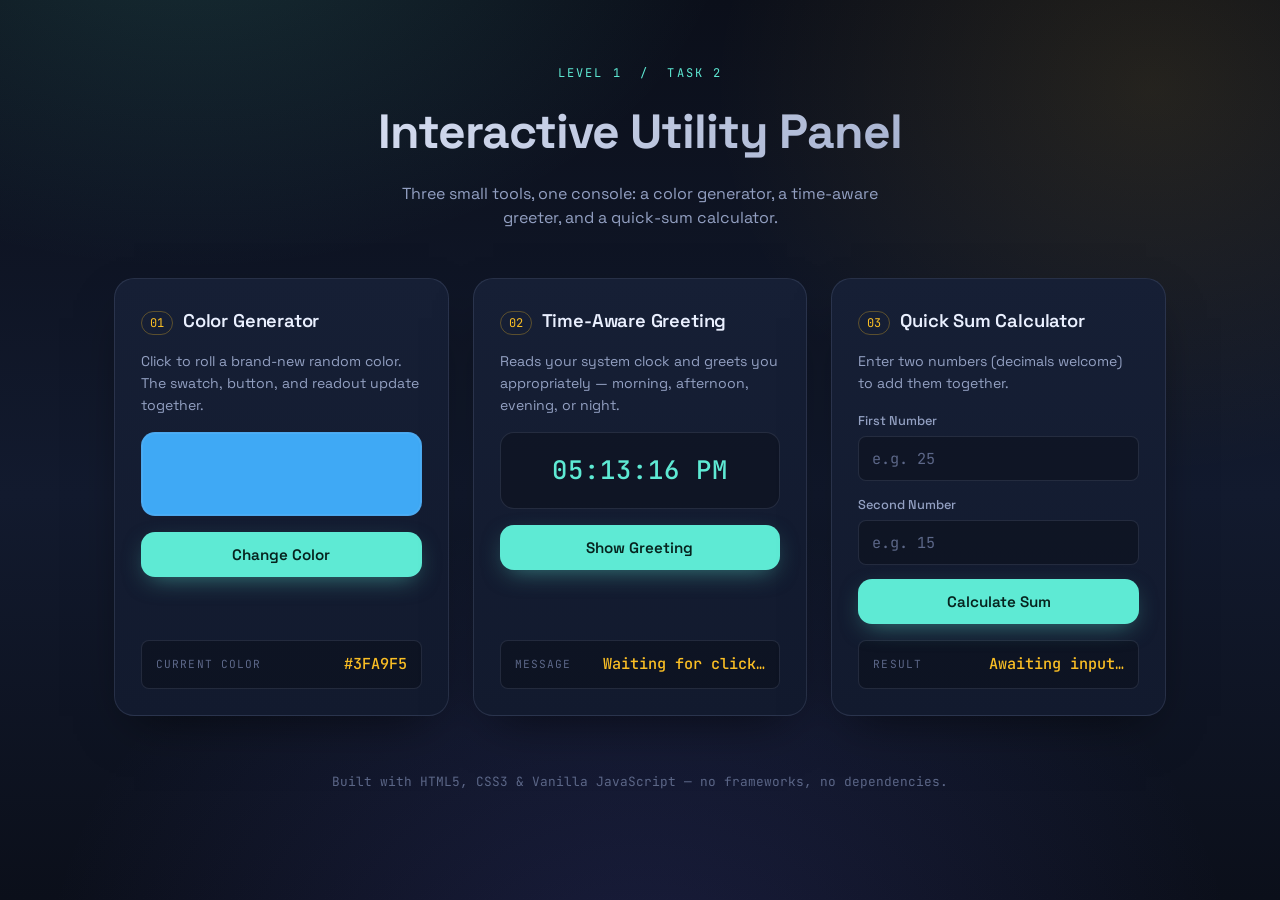
<file: level1-task2/index.html>
<!DOCTYPE html>
<html lang="en">
<head>
  <meta charset="UTF-8" />
  <meta name="viewport" content="width=device-width, initial-scale=1.0" />
  <title>Level 1 — Task 2 | Interactive Utility Panel</title>

  <!-- Google Fonts: Space Grotesk (display/UI) + JetBrains Mono (readouts/data) -->
  <link rel="preconnect" href="https://fonts.googleapis.com">
  <link rel="preconnect" href="https://fonts.gstatic.com" crossorigin>
  <link href="https://fonts.googleapis.com/css2?family=Space+Grotesk:wght@400;500;600;700&family=JetBrains+Mono:wght@400;500;700&display=swap" rel="stylesheet">

  <link rel="stylesheet" href="style.css" />
</head>
<body>

  <!-- Ambient background layer -->
  <div class="bg-glow" aria-hidden="true"></div>

  <main class="page">

    <!-- ============ PAGE HEADER ============ -->
    <header class="page-header">
      <p class="eyebrow">Level 1 &nbsp;/&nbsp; Task 2</p>
      <h1 class="page-title">Interactive Utility Panel</h1>
      <p class="page-subtitle">Three small tools, one console: a color generator, a time-aware greeter, and a quick-sum calculator.</p>
    </header>

    <!-- ============ PANEL GRID ============ -->
    <div class="panel-grid">

      <!-- ============ TASK 1: COLOR CHANGING BUTTON ============ -->
      <section class="card" id="color-card" aria-labelledby="color-heading">
        <div class="card-head">
          <span class="card-index">01</span>
          <h2 class="card-title" id="color-heading">Color Generator</h2>
        </div>
        <p class="card-desc">Click to roll a brand-new random color. The swatch, button, and readout update together.</p>

        <div class="swatch" id="colorSwatch" aria-hidden="true"></div>

        <button class="btn btn-primary" id="colorBtn" type="button">
          <span>Change Color</span>
        </button>

        <div class="readout" id="colorReadout">
          <span class="readout-label">Current Color</span>
          <span class="readout-value" id="colorValue">#3FA9F5</span>
        </div>
      </section>

      <!-- ============ TASK 2: GREETING ALERT ============ -->
      <section class="card" id="greeting-card" aria-labelledby="greeting-heading">
        <div class="card-head">
          <span class="card-index">02</span>
          <h2 class="card-title" id="greeting-heading">Time-Aware Greeting</h2>
        </div>
        <p class="card-desc">Reads your system clock and greets you appropriately &mdash; morning, afternoon, evening, or night.</p>

        <div class="clock-display" id="clockDisplay" aria-hidden="true">--:--:--</div>

        <button class="btn btn-primary" id="greetingBtn" type="button">
          <span>Show Greeting</span>
        </button>

        <div class="readout" id="greetingReadout">
          <span class="readout-label">Message</span>
          <span class="readout-value" id="greetingValue">Waiting for click&hellip;</span>
        </div>
      </section>

      <!-- ============ TASK 3: BASIC CALCULATOR ============ -->
      <section class="card" id="calc-card" aria-labelledby="calc-heading">
        <div class="card-head">
          <span class="card-index">03</span>
          <h2 class="card-title" id="calc-heading">Quick Sum Calculator</h2>
        </div>
        <p class="card-desc">Enter two numbers (decimals welcome) to add them together.</p>

        <form class="calc-form" id="calcForm" novalidate>
          <div class="field">
            <label for="firstNumber">First Number</label>
            <input
              type="number"
              id="firstNumber"
              name="firstNumber"
              placeholder="e.g. 25"
              step="any"
              inputmode="decimal"
              autocomplete="off"
            />
          </div>

          <div class="field">
            <label for="secondNumber">Second Number</label>
            <input
              type="number"
              id="secondNumber"
              name="secondNumber"
              placeholder="e.g. 15"
              step="any"
              inputmode="decimal"
              autocomplete="off"
            />
          </div>

          <button class="btn btn-primary" type="submit" id="calcBtn">
            <span>Calculate Sum</span>
          </button>
        </form>

        <div class="readout" id="calcReadout">
          <span class="readout-label">Result</span>
          <span class="readout-value" id="calcValue">Awaiting input&hellip;</span>
        </div>
      </section>

    </div>

    <footer class="page-footer">
      <p>Built with HTML5, CSS3 &amp; Vanilla JavaScript &mdash; no frameworks, no dependencies.</p>
    </footer>

  </main>

  <script src="script.js"></script>
</body>
</html>
</file>
<file: level1-task2/style.css>
/* =====================================================
   TASK 2 — INTERACTIVE UTILITY PANEL
   Design tokens: deep indigo/navy console theme
   Display + UI face : "Space Grotesk"
   Data / readout face: "JetBrains Mono"
   Accents: cyan (#5EEAD4) for action, amber (#FBBF24) for data emphasis
===================================================== */

:root {
  /* Palette */
  --bg-deep: #0B0F1A;
  --bg-mid: #121A2E;
  --bg-panel: #161F35;
  --bg-panel-hover: #1B2540;
  --border-soft: rgba(148, 163, 200, 0.16);
  --border-strong: rgba(148, 163, 200, 0.3);

  --text-primary: #EAF0FF;
  --text-secondary: #93A0C2;
  --text-muted: #5C6788;

  --accent-cyan: #5EEAD4;
  --accent-cyan-dim: rgba(94, 234, 212, 0.14);
  --accent-amber: #FBBF24;
  --accent-coral: #FB7185;

  /* Type */
  --font-display: "Space Grotesk", "Segoe UI", sans-serif;
  --font-mono: "JetBrains Mono", "Courier New", monospace;

  /* Layout */
  --radius-lg: 20px;
  --radius-md: 14px;
  --radius-sm: 8px;
  --shadow-card: 0 20px 50px -20px rgba(0, 0, 0, 0.6);
  --transition-smooth: 220ms cubic-bezier(0.4, 0, 0.2, 1);
}

/* =====================================================
   RESET & BASE
===================================================== */

* {
  margin: 0;
  padding: 0;
  box-sizing: border-box;
}

html {
  scroll-behavior: smooth;
}

body {
  font-family: var(--font-display);
  background: var(--bg-deep);
  color: var(--text-primary);
  min-height: 100vh;
  position: relative;
  overflow-x: hidden;
  line-height: 1.5;
  -webkit-font-smoothing: antialiased;
}

/* Ambient gradient glow behind everything */
.bg-glow {
  position: fixed;
  inset: 0;
  z-index: -1;
  background:
    radial-gradient(ellipse 900px 600px at 15% -10%, rgba(94, 234, 212, 0.14), transparent 60%),
    radial-gradient(ellipse 800px 700px at 90% 10%, rgba(251, 191, 36, 0.10), transparent 55%),
    radial-gradient(ellipse 1000px 800px at 50% 110%, rgba(99, 102, 241, 0.16), transparent 60%),
    linear-gradient(180deg, var(--bg-deep) 0%, var(--bg-mid) 55%, var(--bg-deep) 100%);
}

/* =====================================================
   LAYOUT
===================================================== */

.page {
  max-width: 1100px;
  margin: 0 auto;
  padding: 64px 24px 48px;
}

.page-header {
  text-align: center;
  margin-bottom: 48px;
  animation: fadeSlideIn 600ms ease both;
}

.eyebrow {
  font-family: var(--font-mono);
  font-size: 0.75rem;
  letter-spacing: 0.18em;
  text-transform: uppercase;
  color: var(--accent-cyan);
  margin-bottom: 14px;
}

.page-title {
  font-size: clamp(2rem, 5vw, 3rem);
  font-weight: 700;
  letter-spacing: -0.02em;
  margin-bottom: 14px;
  background: linear-gradient(135deg, #EAF0FF 0%, #93A0C2 100%);
  -webkit-background-clip: text;
  background-clip: text;
  color: transparent;
}

.page-subtitle {
  font-size: 1rem;
  color: var(--text-secondary);
  max-width: 520px;
  margin: 0 auto;
}

.panel-grid {
  display: grid;
  grid-template-columns: repeat(auto-fit, minmax(280px, 1fr));
  gap: 24px;
}

.page-footer {
  text-align: center;
  margin-top: 56px;
  color: var(--text-muted);
  font-size: 0.8rem;
  font-family: var(--font-mono);
}

/* =====================================================
   CARD
===================================================== */

.card {
  background: linear-gradient(180deg, var(--bg-panel) 0%, var(--bg-mid) 100%);
  border: 1px solid var(--border-soft);
  border-radius: var(--radius-lg);
  padding: 28px 26px 26px;
  box-shadow: var(--shadow-card);
  display: flex;
  flex-direction: column;
  gap: 16px;
  transition: border-color var(--transition-smooth), transform var(--transition-smooth);
  animation: fadeSlideIn 600ms ease both;
}

.card:nth-child(1) { animation-delay: 60ms; }
.card:nth-child(2) { animation-delay: 140ms; }
.card:nth-child(3) { animation-delay: 220ms; }

.card:hover {
  border-color: var(--border-strong);
  transform: translateY(-3px);
}

.card-head {
  display: flex;
  align-items: baseline;
  gap: 10px;
}

.card-index {
  font-family: var(--font-mono);
  font-size: 0.75rem;
  color: var(--accent-amber);
  border: 1px solid rgba(251, 191, 36, 0.3);
  border-radius: 999px;
  padding: 2px 8px;
}

.card-title {
  font-size: 1.15rem;
  font-weight: 600;
  letter-spacing: -0.01em;
}

.card-desc {
  color: var(--text-secondary);
  font-size: 0.88rem;
  line-height: 1.55;
}

/* =====================================================
   BUTTONS
===================================================== */

.btn {
  font-family: var(--font-display);
  font-size: 0.95rem;
  font-weight: 600;
  border: none;
  border-radius: var(--radius-md);
  padding: 13px 20px;
  cursor: pointer;
  transition: transform var(--transition-smooth), box-shadow var(--transition-smooth), background var(--transition-smooth);
  position: relative;
  overflow: hidden;
}

.btn-primary {
  background: var(--accent-cyan);
  color: #06231E;
  box-shadow: 0 8px 24px -8px rgba(94, 234, 212, 0.5);
}

.btn-primary:hover {
  transform: translateY(-2px);
  box-shadow: 0 12px 30px -8px rgba(94, 234, 212, 0.65);
}

.btn-primary:active {
  transform: translateY(0) scale(0.97);
  box-shadow: 0 4px 14px -6px rgba(94, 234, 212, 0.5);
}

.btn:focus-visible {
  outline: 2px solid var(--accent-amber);
  outline-offset: 3px;
}

/* Ripple-style click pulse */
.btn.is-pulsing::after {
  content: "";
  position: absolute;
  inset: 0;
  border-radius: inherit;
  background: rgba(255, 255, 255, 0.35);
  animation: pulseOut 480ms ease-out;
  pointer-events: none;
}

@keyframes pulseOut {
  0% { opacity: 0.6; transform: scale(0.4); }
  100% { opacity: 0; transform: scale(1.6); }
}

/* =====================================================
   TASK 1 — COLOR SWATCH & READOUT
===================================================== */

.swatch {
  height: 84px;
  border-radius: var(--radius-md);
  background: #3FA9F5;
  border: 1px solid var(--border-soft);
  transition: background var(--transition-smooth);
  box-shadow: inset 0 0 0 1px rgba(255, 255, 255, 0.06);
}

.readout {
  display: flex;
  align-items: center;
  justify-content: space-between;
  gap: 12px;
  background: rgba(0, 0, 0, 0.25);
  border: 1px solid var(--border-soft);
  border-radius: var(--radius-sm);
  padding: 12px 14px;
  margin-top: auto;
}

.readout-label {
  font-family: var(--font-mono);
  font-size: 0.7rem;
  text-transform: uppercase;
  letter-spacing: 0.1em;
  color: var(--text-muted);
}

.readout-value {
  font-family: var(--font-mono);
  font-size: 0.95rem;
  font-weight: 500;
  color: var(--accent-amber);
  text-align: right;
  word-break: break-word;
}

/* =====================================================
   TASK 2 — CLOCK & GREETING
===================================================== */

.clock-display {
  font-family: var(--font-mono);
  font-size: 1.6rem;
  font-weight: 500;
  letter-spacing: 0.04em;
  text-align: center;
  padding: 18px 0;
  border-radius: var(--radius-md);
  background: rgba(0, 0, 0, 0.25);
  border: 1px solid var(--border-soft);
  color: var(--accent-cyan);
}

/* =====================================================
   TASK 3 — CALCULATOR
===================================================== */

.calc-form {
  display: flex;
  flex-direction: column;
  gap: 14px;
}

.field {
  display: flex;
  flex-direction: column;
  gap: 6px;
}

.field label {
  font-size: 0.8rem;
  color: var(--text-secondary);
  font-weight: 500;
}

.field input {
  font-family: var(--font-mono);
  font-size: 0.95rem;
  color: var(--text-primary);
  background: rgba(0, 0, 0, 0.25);
  border: 1px solid var(--border-soft);
  border-radius: var(--radius-sm);
  padding: 11px 13px;
  transition: border-color var(--transition-smooth), box-shadow var(--transition-smooth);
}

.field input::placeholder {
  color: var(--text-muted);
}

.field input:focus {
  outline: none;
  border-color: var(--accent-cyan);
  box-shadow: 0 0 0 3px var(--accent-cyan-dim);
}

.field input.input-error {
  border-color: var(--accent-coral);
  box-shadow: 0 0 0 3px rgba(251, 113, 133, 0.14);
}

.readout.is-error .readout-value {
  color: var(--accent-coral);
}

.readout.is-success .readout-value {
  color: var(--accent-cyan);
}

/* =====================================================
   ANIMATIONS
===================================================== */

@keyframes fadeSlideIn {
  from { opacity: 0; transform: translateY(14px); }
  to { opacity: 1; transform: translateY(0); }
}

@keyframes valuePop {
  0% { transform: scale(0.92); opacity: 0.4; }
  60% { transform: scale(1.03); opacity: 1; }
  100% { transform: scale(1); opacity: 1; }
}

.readout-value.is-updating {
  animation: valuePop 320ms ease-out;
}

/* =====================================================
   RESPONSIVE
===================================================== */

@media (max-width: 640px) {
  .page {
    padding: 40px 16px 32px;
  }

  .card {
    padding: 22px 20px 20px;
  }

  .clock-display {
    font-size: 1.3rem;
  }

  .readout {
    flex-direction: column;
    align-items: flex-start;
    gap: 4px;
  }

  .readout-value {
    text-align: left;
  }
}

/* Respect reduced-motion preference */
@media (prefers-reduced-motion: reduce) {
  *,
  *::before,
  *::after {
    animation-duration: 0.001ms !important;
    animation-iteration-count: 1 !important;
    transition-duration: 0.001ms !important;
    scroll-behavior: auto !important;
  }
}
</file>
